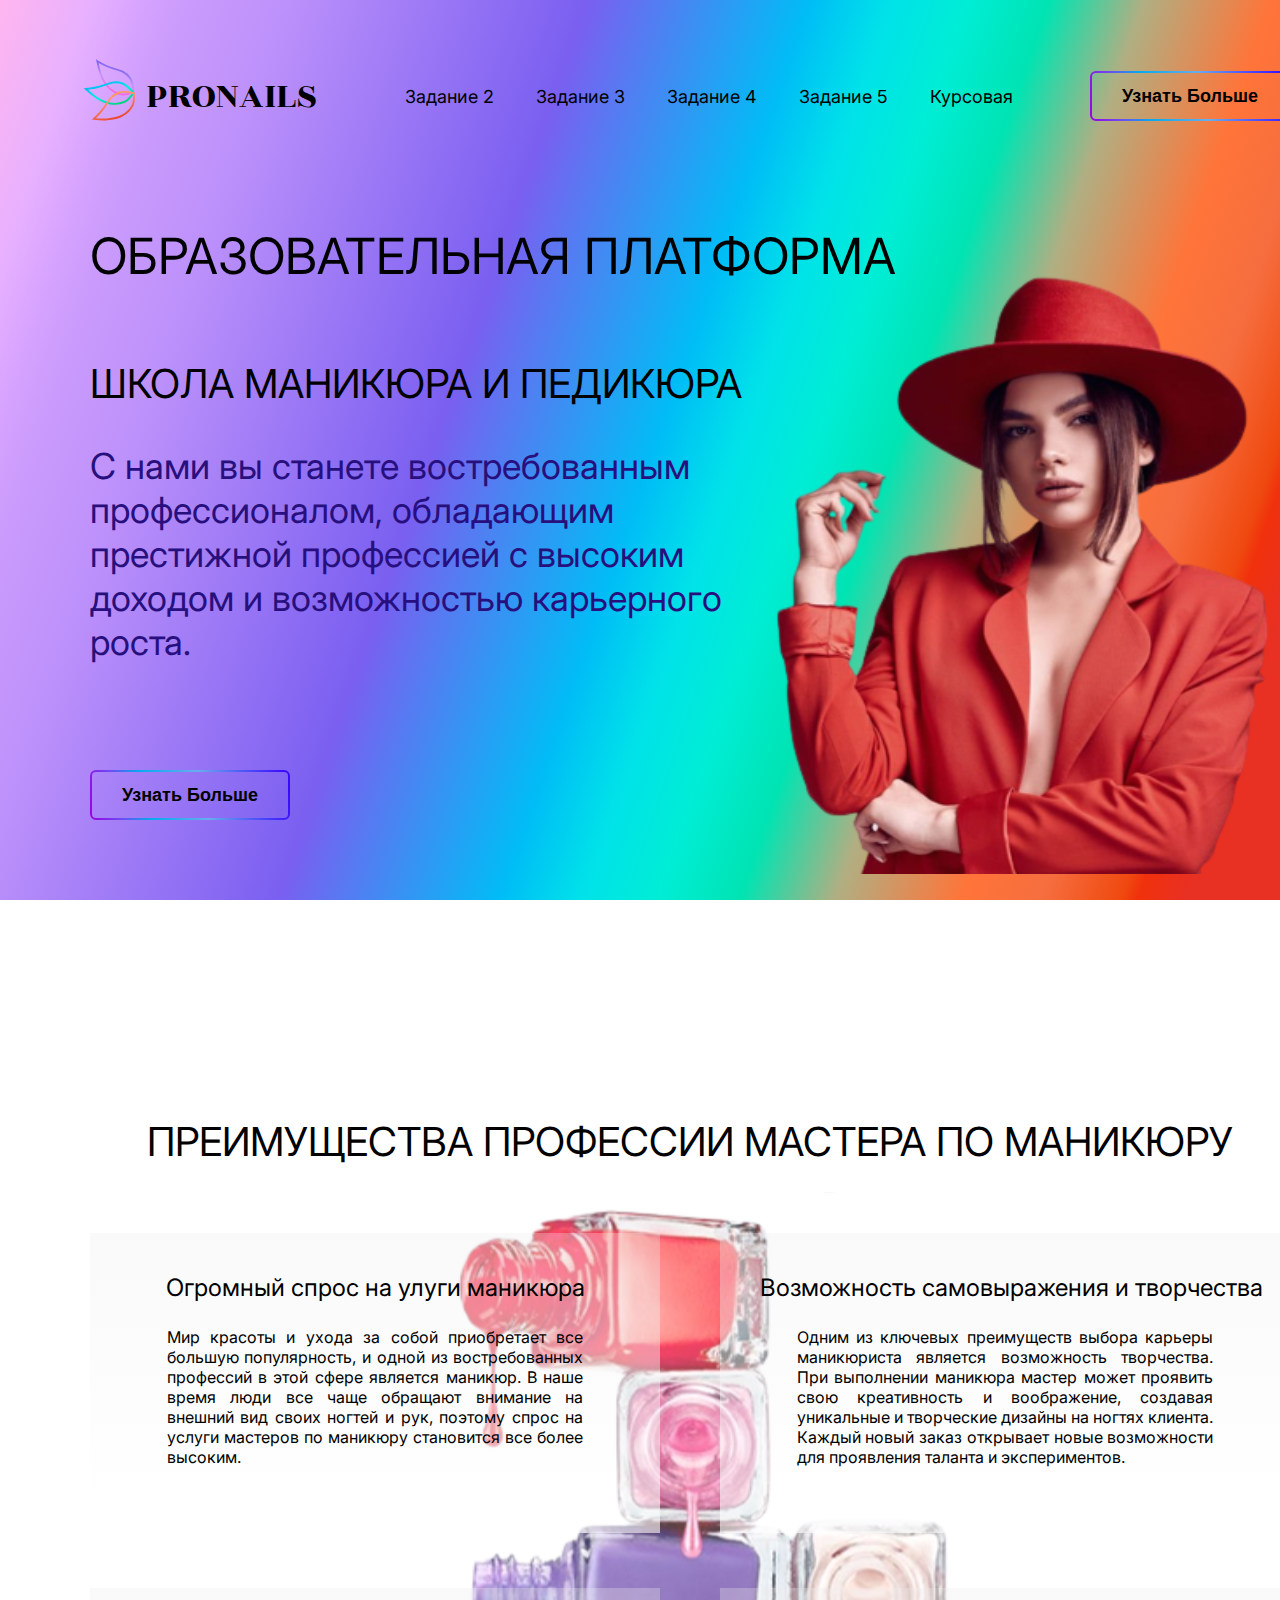
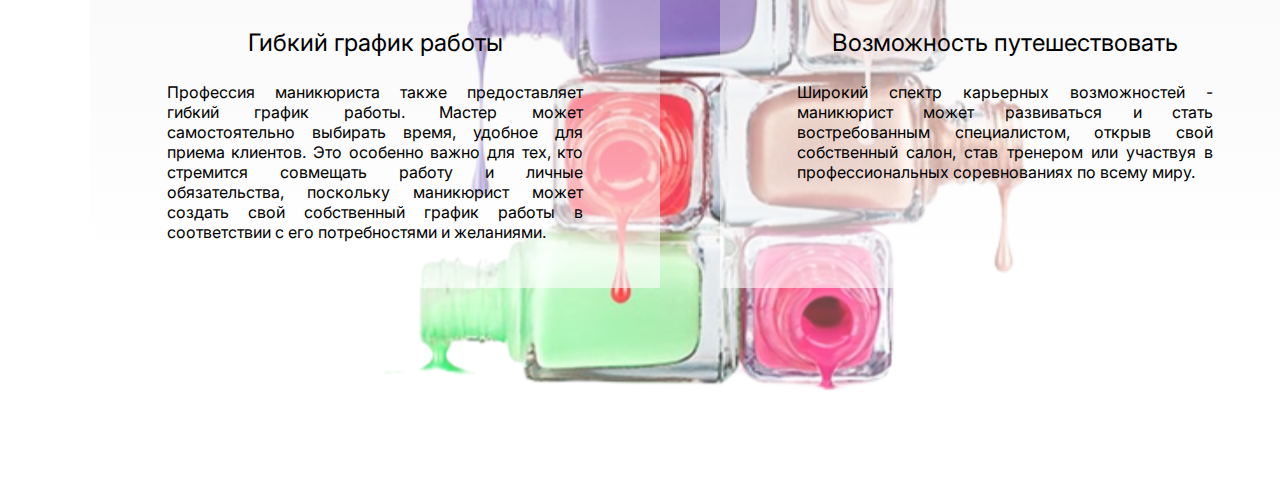
<file: index.html>
<!DOCTYPE html>
<html lang="en">
<head>
  <meta charset="UTF-8">
  <meta http-equiv="X-UA-Compatible" content="IE=edge">
  <meta name="viewport" content="width=device-width, initial-scale=1.0">
  <meta http-equiv="refresh" content="0;url=https://whorules.github.io/frontend-university/html/main.html"/>
  <title>Document</title>
</head>
<body>
</body>
</html>
</file>
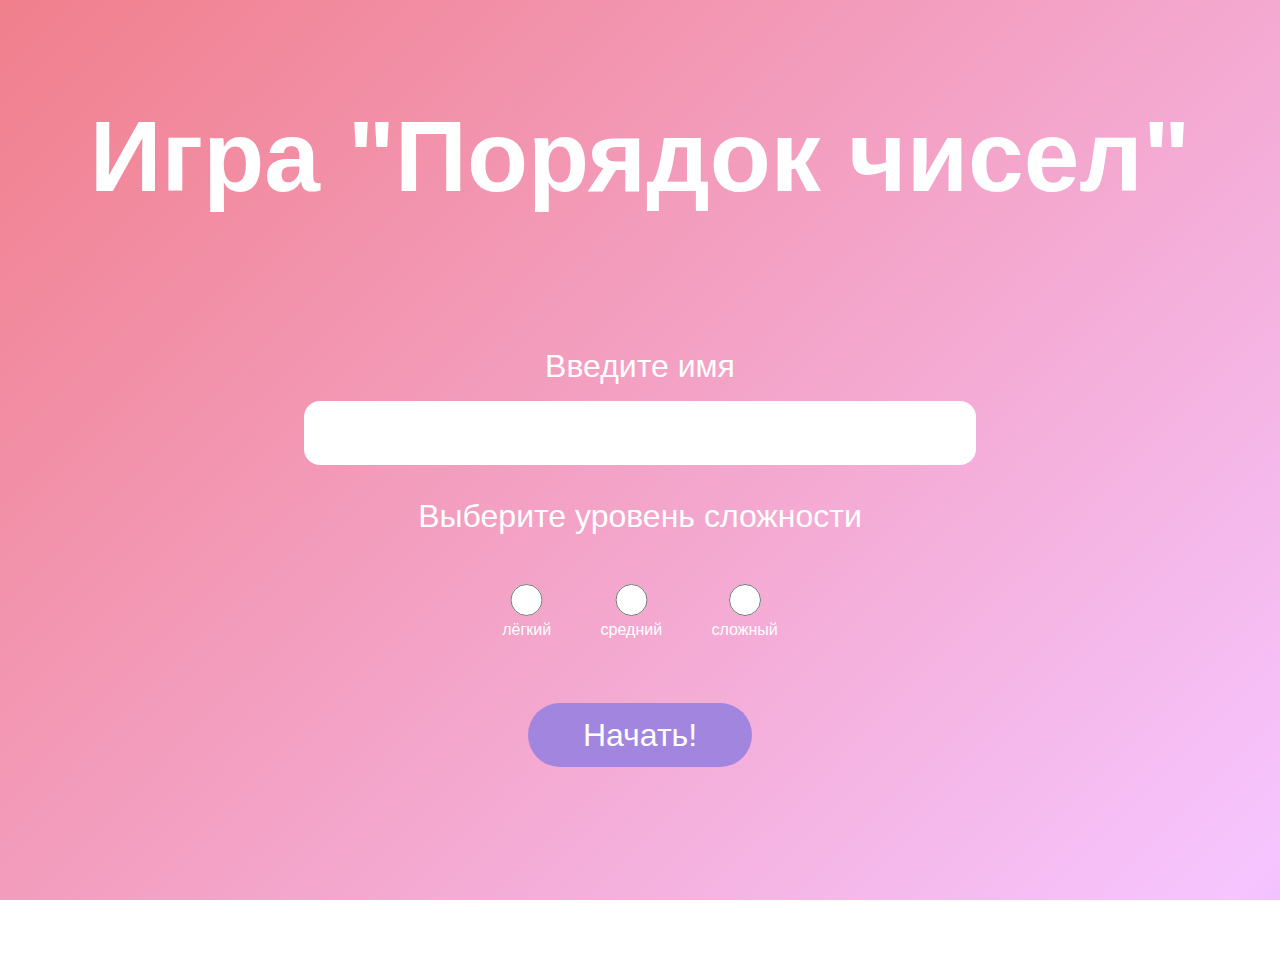
<file: html/course/index.html>
<!DOCTYPE html>
<html lang="ru">
<head>
    <title>Home - Order Numbers</title>
    <link rel="stylesheet" href="../../style/course.css">
    <meta name="viewport" content="width=device-width, initial-scale=1">
</head>
<body id="welcome">
<h1 class="title">Игра "Порядок чисел"</h1>
<form id="nameForm">
    <label class="subtitle" for="name">Введите имя</label>
    <input type="text" id="name" required>
    <p class="subtitle">Выберите уровень сложности</p>
    <div id="difficultyOptions">
        <div class="diff-option">
            <input type="radio" id="easy" name="difficulty" value="easy" required>
            <label for="easy">лёгкий</label>
        </div>
        <div class="diff-option">
            <input type="radio" id="medium" name="difficulty" value="medium">
            <label for="medium">средний</label>
        </div>
        <div class="diff-option">
            <input type="radio" id="hard" name="difficulty" value="hard">
            <label for="hard">сложный</label>
        </div>
    </div>
</form>
<button id="purple-btn">Начать!</button>
<script src="../../scripts/course/main.js" defer></script>
</body>
</html>
</file>
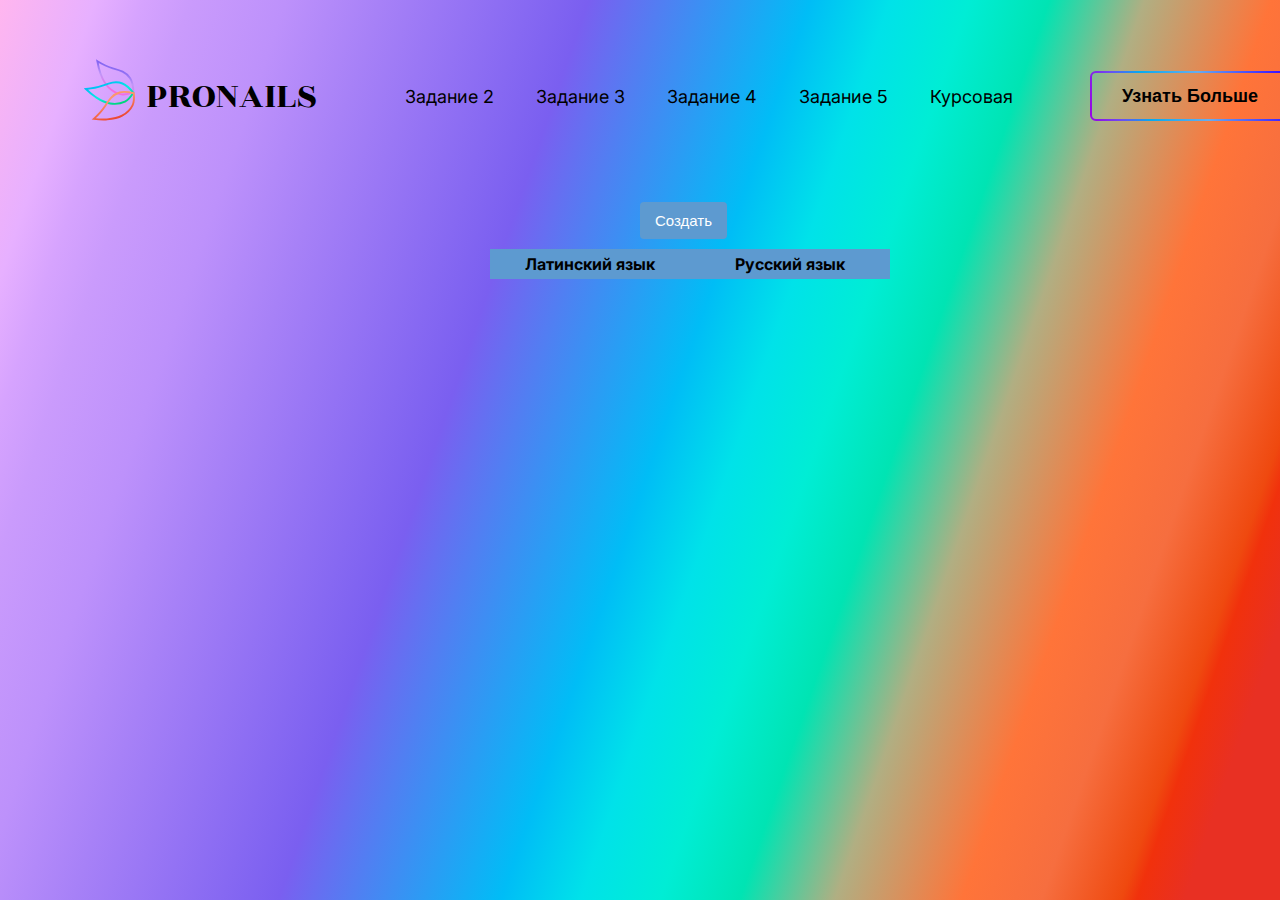
<file: html/dom.html>
<!DOCTYPE html>
<html lang="ru">
<head>
    <meta charset="UTF-8">
    <meta name="viewport" content="width=device-width, initial-scale=1.0">
    <link rel="preconnect" href="https://fonts.googleapis.com">
    <link rel="preconnect" href="https://fonts.gstatic.com" crossorigin>
    <link href="https://fonts.googleapis.com/css2?family=Inter:wght@100..900&family=Rozha+One&display=swap"
          rel="stylesheet">
    <link rel="stylesheet" href="../style/main.css">
    <link rel="stylesheet" href="../style/dom.css">
    <title>DOM</title>
</head>

<body>
<div id="content">
    <header>
        <a id="logo" href="main.html">
            <img src="../static/main/logo.svg" alt="Logo" class="logo">
            <h1 class="schoolName">PRONAILS</h1>
        </a>
        <nav id="main-menu">
            <a href="train.html" class="menu-button">Задание 2</a>
            <a href="flexbox.html" class="menu-button">Задание 3</a>
            <a href="dom.html" class="menu-button">Задание 4</a>
            <a href="tree.html" class="menu-button">Задание 5</a>
            <a href="course/index.html" class="menu-button">Курсовая</a>
        </nav>
        <div id="signup-container">
            <button type="button">Узнать больше</button>
        </div>
    </header>
    <main>
        <div class="main-body"></div>
    </main>

    <script src="../scripts/dom.js"></script>
</div>
</body>
</html>
</file>
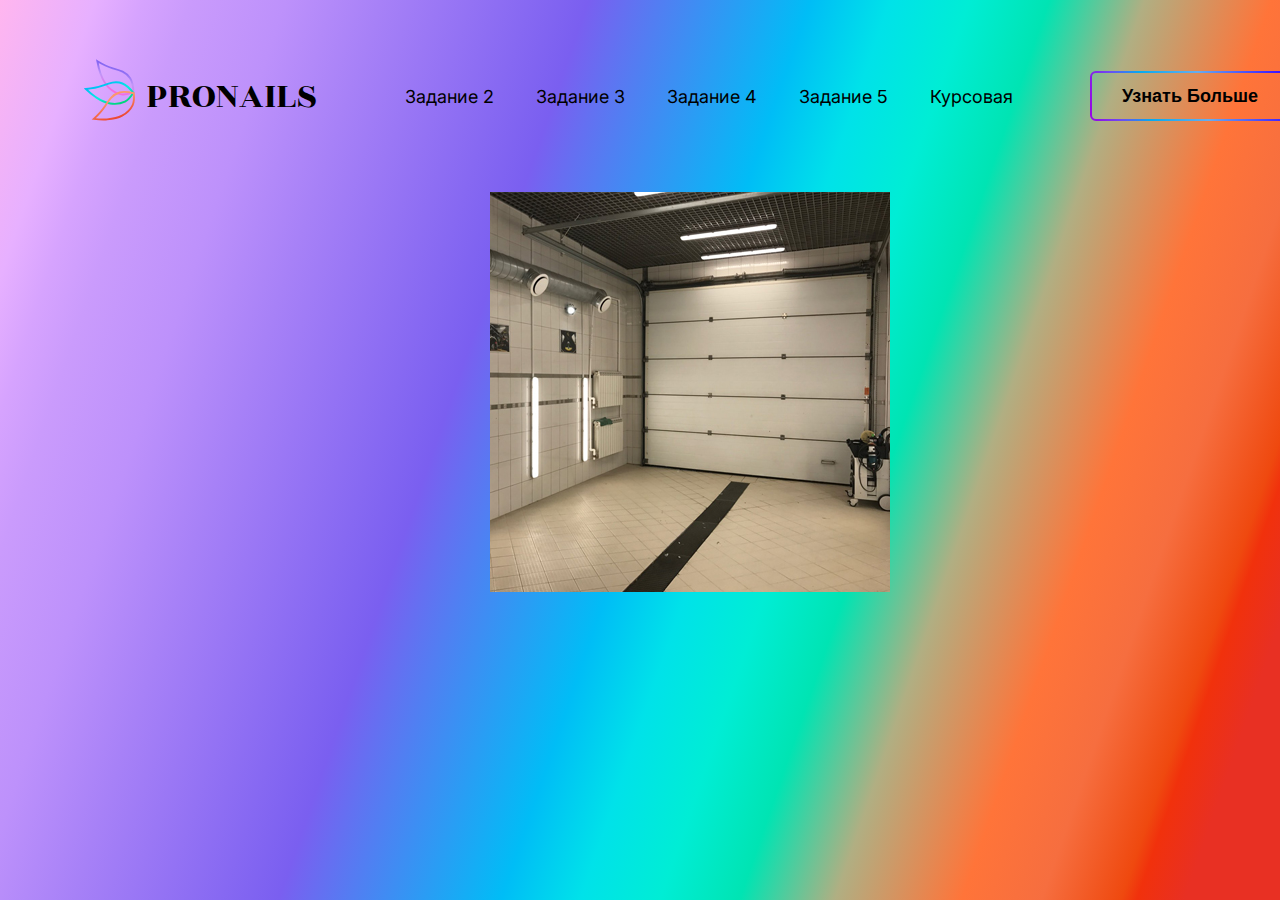
<file: html/flexbox.html>
<!doctype html>
<html lang="ru">
<head>
    <meta charset="UTF-8">
    <meta name="viewport" content="width=device-width, initial-scale=1.0">
    <link rel="preconnect" href="https://fonts.googleapis.com">
    <link rel="preconnect" href="https://fonts.gstatic.com" crossorigin>
    <link href="https://fonts.googleapis.com/css2?family=Inter:wght@100..900&family=Rozha+One&display=swap"
          rel="stylesheet">
    <link rel="stylesheet" href="../style/main.css">
    <link rel="stylesheet" href="../style/flexbox.css">
    <title>Train css</title>
</head>

<body>
<div id="content">
    <header>
        <a id="logo" href="main.html">
            <img src="../static/main/logo.svg" alt="Logo" class="logo">
            <h1 class="schoolName">PRONAILS</h1>
        </a>
        <nav id="main-menu">
            <a href="train.html" class="menu-button">Задание 2</a>
            <a href="flexbox.html" class="menu-button">Задание 3</a>
            <a href="dom.html" class="menu-button">Задание 4</a>
            <a href="tree.html" class="menu-button">Задание 5</a>
            <a href="course/index.html" class="menu-button">Курсовая</a>
        </nav>
        <div id="signup-container">
            <button type="button">Узнать больше</button>
        </div>
    </header>
    <main>
        <div class="main-block">
            <div class="image-container">
                <img class="carWashing" src="../static/flexbox/car-wash.jpg" alt="Car Wash Image">
                <img class="movingCar" src="../static/flexbox/auto.png" alt="Auto Image">
                <img class="flexingCar" src="../static/flexbox/auto-washing.png" alt="Auto Washing">
            </div>
            <div class="mouseOnText">Автомойка "Чистюля"</div>
            <div class="onClickText">Самая быстрая мойка</div>
        </div>
    </main>
</div>

</body>
</file>
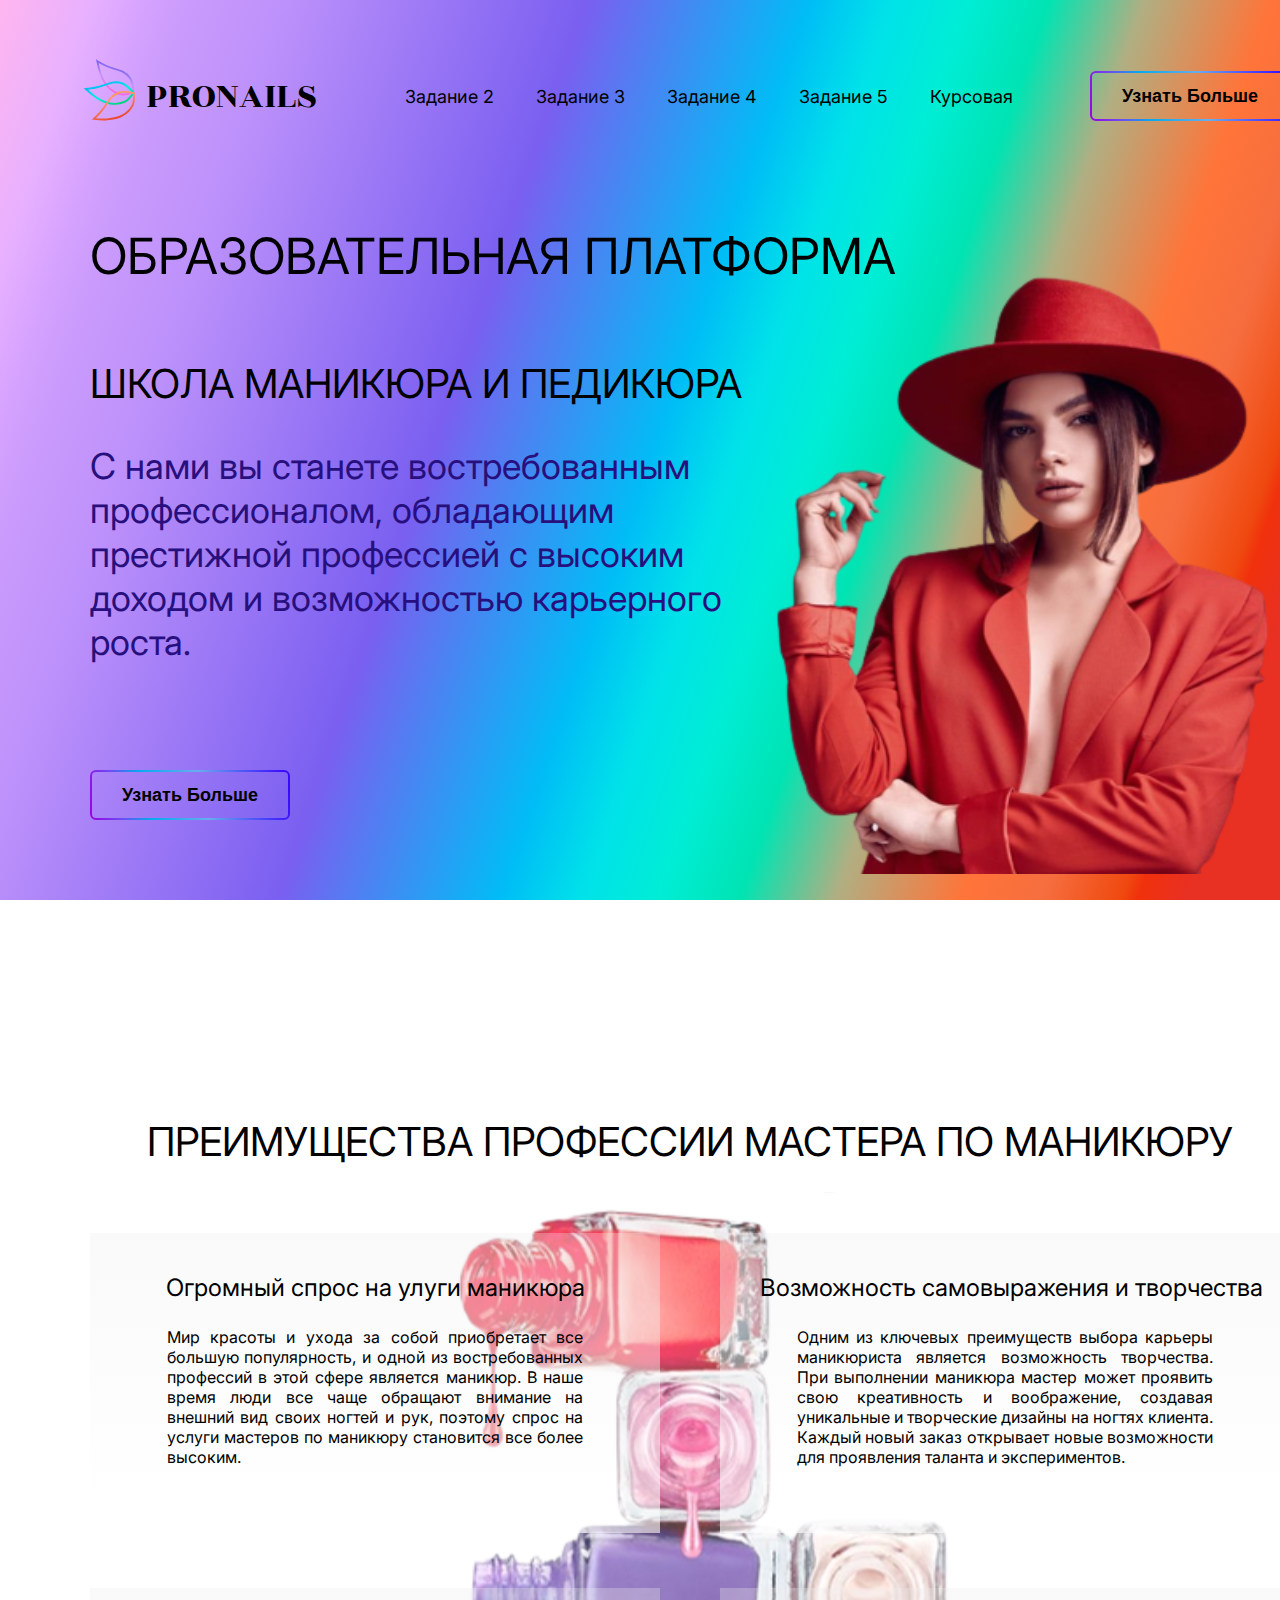
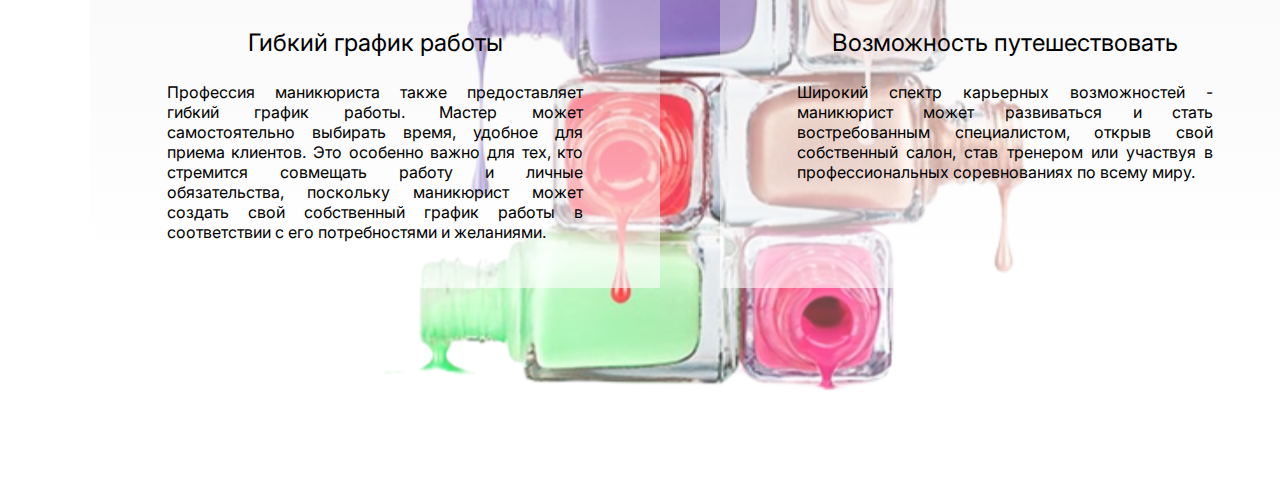
<file: html/main.html>
<!DOCTYPE html>
<html lang="ru">
<head>
    <meta charset="UTF-8">
    <meta name="viewport" content="width=device-width, initial-scale=1.0">
    <link rel="preconnect" href="https://fonts.googleapis.com">
    <link rel="preconnect" href="https://fonts.gstatic.com" crossorigin>
    <link href="https://fonts.googleapis.com/css2?family=Inter:wght@100..900&family=Rozha+One&display=swap"
          rel="stylesheet">
    <link rel="stylesheet" href="../style/main.css">
    <title>Pro Nails</title>
</head>

<body>
<div id="content">
    <header>
        <a id="logo" href="main.html">
            <img src="../static/main/logo.svg" alt="Logo" class="logo">
            <h1 class="schoolName">PRONAILS</h1>
        </a>
        <nav id="main-menu">
            <a href="train.html" class="menu-button">Задание 2</a>
            <a href="flexbox.html" class="menu-button">Задание 3</a>
            <a href="dom.html" class="menu-button">Задание 4</a>
            <a href="tree.html" class="menu-button">Задание 5</a>
            <a href="course/index.html" class="menu-button">Курсовая</a>
        </nav>
        <div id="signup-container">
            <button type="button">Узнать больше</button>
        </div>
    </header>
    <main>
        <h1 class="title">ОБРАЗОВАТЕЛЬНАЯ ПЛАТФОРМА</h1>
        <div class="top-content">
            <h2 class="subtitle">Школа маникюра и педикюра</h2>
            <p class="mainText">С нами вы станете востребованным профессионалом, обладающим престижной профессией с
                высоким доходом и возможностью карьерного роста.
            </p>
            <img class="woman" src="../static/main/woman.svg" alt="Woman"/>
            <div class="learn-more-container">
                <a class="learn-more" href="main.html">Узнать больше</a>
            </div>
        </div>
        <div id="advantages">
            <h1 class="advantages-title">Преимущества профессии мастера по маникюру</h1>
            <div class="advantages-content">
                <div class="section">
                    <h3>Огромный спрос на улуги маникюра</h3>
                    <p>Мир красоты и ухода за собой приобретает все большую популярность, и одной из востребованных
                        профессий в этой сфере является маникюр. В наше время люди все чаще обращают внимание на внешний
                        вид своих ногтей и рук, поэтому спрос на услуги мастеров по маникюру становится все более
                        высоким.
                    </p>
                </div>
                <div class="section">
                    <h3>Возможность самовыражения и творчества</h3>
                    <p>Одним из ключевых преимуществ выбора карьеры маникюриста является возможность творчества. При
                        выполнении маникюра мастер может проявить свою креативность и воображение, создавая уникальные и
                        творческие дизайны на ногтях клиента. Каждый новый заказ открывает новые возможности для
                        проявления таланта и экспериментов.
                    </p>
                </div>
                <div class="section">
                    <h3>Гибкий график работы</h3>
                    <p>Профессия маникюриста также предоставляет гибкий график работы. Мастер может самостоятельно
                        выбирать время, удобное для приема клиентов. Это особенно важно для тех, кто стремится совмещать
                        работу и личные обязательства, поскольку маникюрист может создать свой собственный график работы
                        в соответствии с его потребностями и желаниями.
                    </p>
                </div>
                <div class="section">
                    <h3>Возможность путешествовать</h3>
                    <p>
                        Широкий спектр карьерных возможностей - маникюрист может развиваться и стать востребованным
                        специалистом, открыв свой собственный салон, став тренером или участвуя в профессиональных
                        соревнованиях по всему миру.
                    </p>
                </div>
            </div>
        </div>
    </main>

</div>

</body>
</html>
</file>
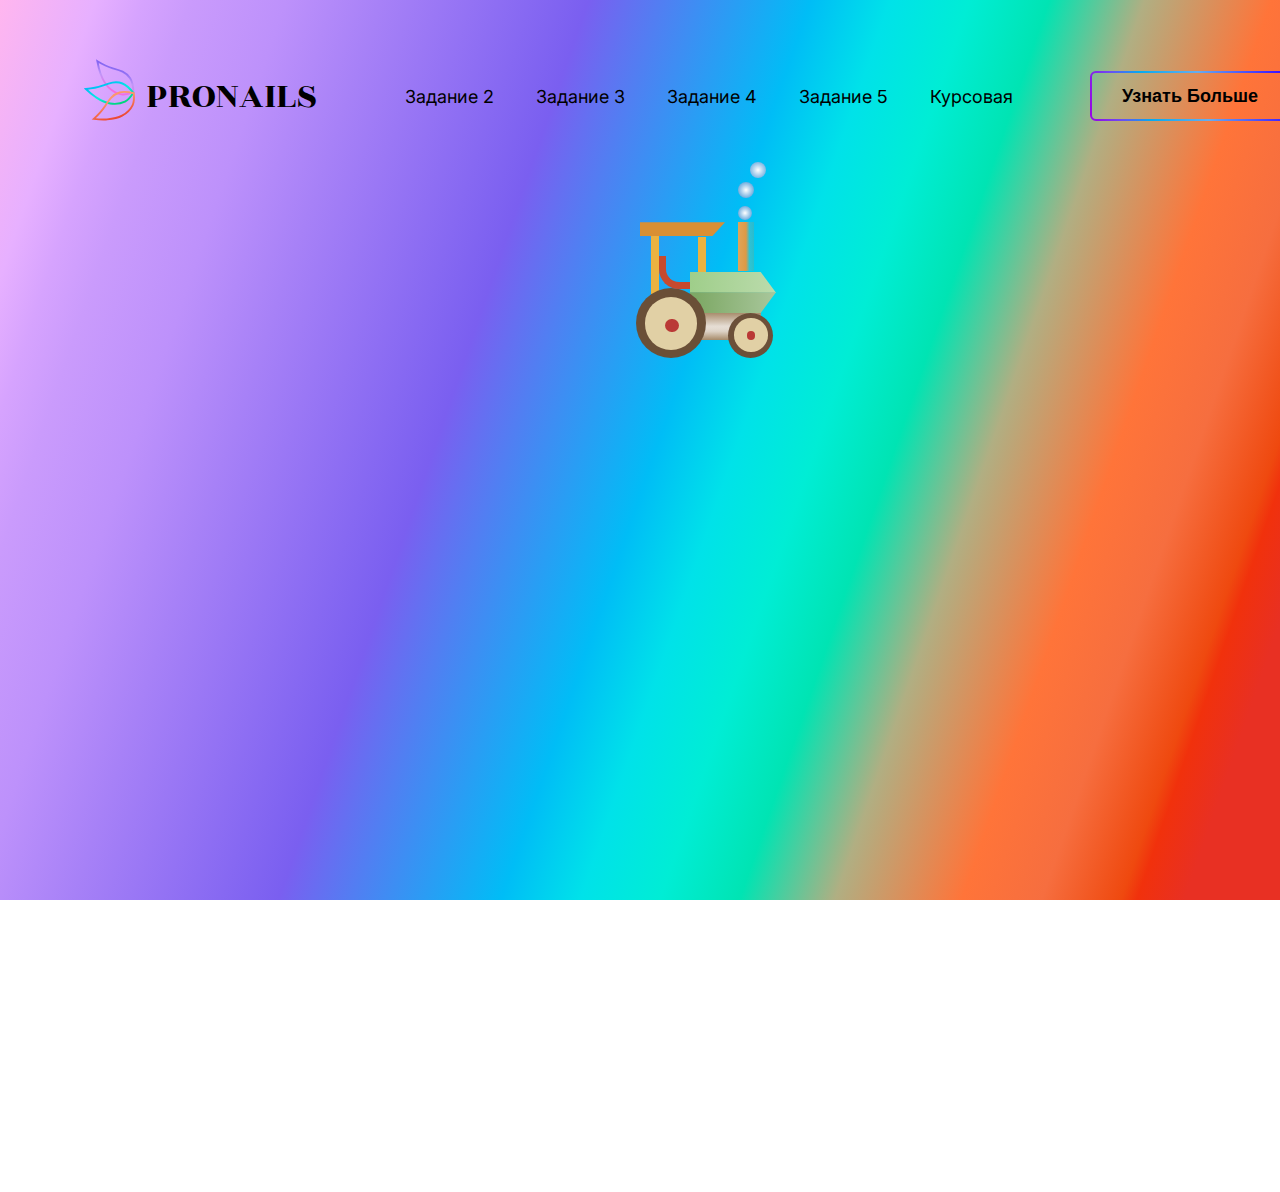
<file: html/train.html>
<!DOCTYPE html>
<html lang="ru">

<head>
    <meta charset="UTF-8">
    <meta name="viewport" content="width=device-width, initial-scale=1.0">
    <link rel="preconnect" href="https://fonts.googleapis.com">
    <link rel="preconnect" href="https://fonts.gstatic.com" crossorigin>
    <link href="https://fonts.googleapis.com/css2?family=Inter:wght@100..900&family=Rozha+One&display=swap"
          rel="stylesheet">
    <link rel="stylesheet" href="../style/main.css">
    <link rel="stylesheet" href="../style/train.css">
    <title>Train css</title>
</head>
<body>
<div id="content">
    <header>
        <a id="logo" href="main.html">
            <img src="../static/main/logo.svg" alt="Logo" class="logo">
            <h1 class="schoolName">PRONAILS</h1>
        </a>
        <nav id="main-menu">
            <a href="train.html" class="menu-button">Задание 2</a>
            <a href="flexbox.html" class="menu-button">Задание 3</a>
            <a href="dom.html" class="menu-button">Задание 4</a>
            <a href="tree.html" class="menu-button">Задание 5</a>
            <a href="course/index.html" class="menu-button">Курсовая</a>
        </nav>
        <div id="signup-container">
            <button type="button">Узнать больше</button>
        </div>
    </header>
    <main>
        <div class="main-frame">
            <div class="train-frame">
                <div class="body1"></div>
                <div class="body2"></div>
                <div class="rectangle1"></div>
                <div class="rectangle2"></div>
                <div class="bigWheel">
                    <div class="bigWheelInternal">
                        <div class="bigWheelCenter"></div>
                    </div>
                </div>
                <div class="smallWheel">
                    <div class="smallWheelInternal">
                        <div class="smallWheelCenter"></div>
                    </div>
                </div>
                <div class="rectangle3"></div>
                <div class="roof"></div>
                <div class="pipe"></div>
                <div class="elipse1"></div>
                <div class="elipse2"></div>
                <div class="elipse3"></div>
                <div class="sit"></div>
            </div>
        </div>
    </main>
</div>
</body>
</html>
</file>
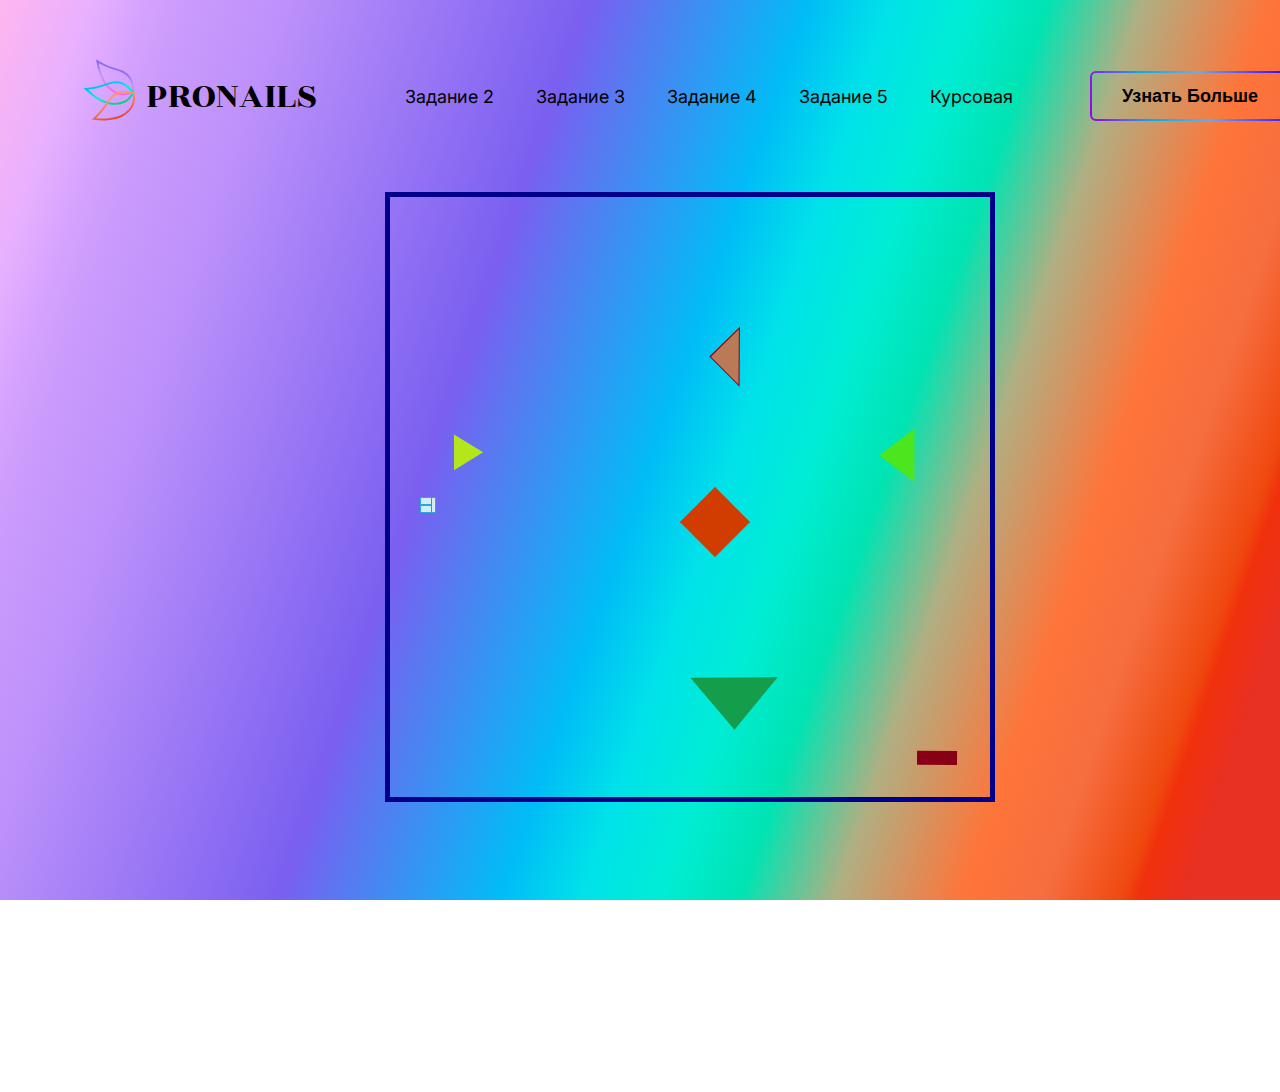
<file: html/tree.html>
<!DOCTYPE html>
<html lang="en">
<head>
    <meta charset="UTF-8">
    <meta name="viewport" content="width=device-width, initial-scale=1.0">
    <link rel="preconnect" href="https://fonts.googleapis.com">
    <link rel="preconnect" href="https://fonts.gstatic.com" crossorigin>
    <link href="https://fonts.googleapis.com/css2?family=Inter:wght@100..900&family=Rozha+One&display=swap"
          rel="stylesheet">
    <link rel="stylesheet" href="../style/main.css">
    <link rel="stylesheet" href="../style/tree.css">
    <title>Tree</title>
</head>
<body>
<div id="content">
    <header>
        <a id="logo" href="main.html">
            <img src="../static/main/logo.svg" alt="Logo" class="logo">
            <h1 class="schoolName">PRONAILS</h1>
        </a>
        <nav id="main-menu">
            <a href="train.html" class="menu-button">Задание 2</a>
            <a href="flexbox.html" class="menu-button">Задание 3</a>
            <a href="dom.html" class="menu-button">Задание 4</a>
            <a href="tree.html" class="menu-button">Задание 5</a>
            <a href="course/index.html" class="menu-button">Курсовая</a>
        </nav>
        <div id="signup-container">
            <button type="button">Узнать больше</button>
        </div>
    </header>
    <main>
        <div id="main-area">
            <div id="draggable-main">
                <img id="draggable-house-body" class="example-draggable" draggable="true"
                     src="../static/house-and-tree/svg/house-body.svg" alt="Body">
                <img id="draggable-roof" class="example-draggable" draggable="true"
                     src="../static/house-and-tree/svg/roof.svg" alt="Roof">
                <img id="draggable-window" class="example-draggable" draggable="true"
                     src="../static/house-and-tree/svg/window.svg" alt="Window">
                <img id="draggable-tree-trunk" class="example-draggable" draggable="true"
                     src="../static/house-and-tree/svg/tree-trunk.svg" alt="Trunk">
                <img id="draggable-big-tree" class="example-draggable" draggable="true"
                     src="../static/house-and-tree/svg/big-tree.svg" alt="Big tree">
                <img id="draggable-medium-tree" class="example-draggable" draggable="true"
                     src="../static/house-and-tree/svg/medium-tree.svg" alt="Medium tree">
                <img id="draggable-small-tree" class="example-draggable" draggable="true"
                     src="../static/house-and-tree/svg/small-tree.svg" alt="Small tree">
            </div>
        </div>
        <script src="../scripts/tree.js"></script>
    </main>
</div>
</body>
</html>
</file>
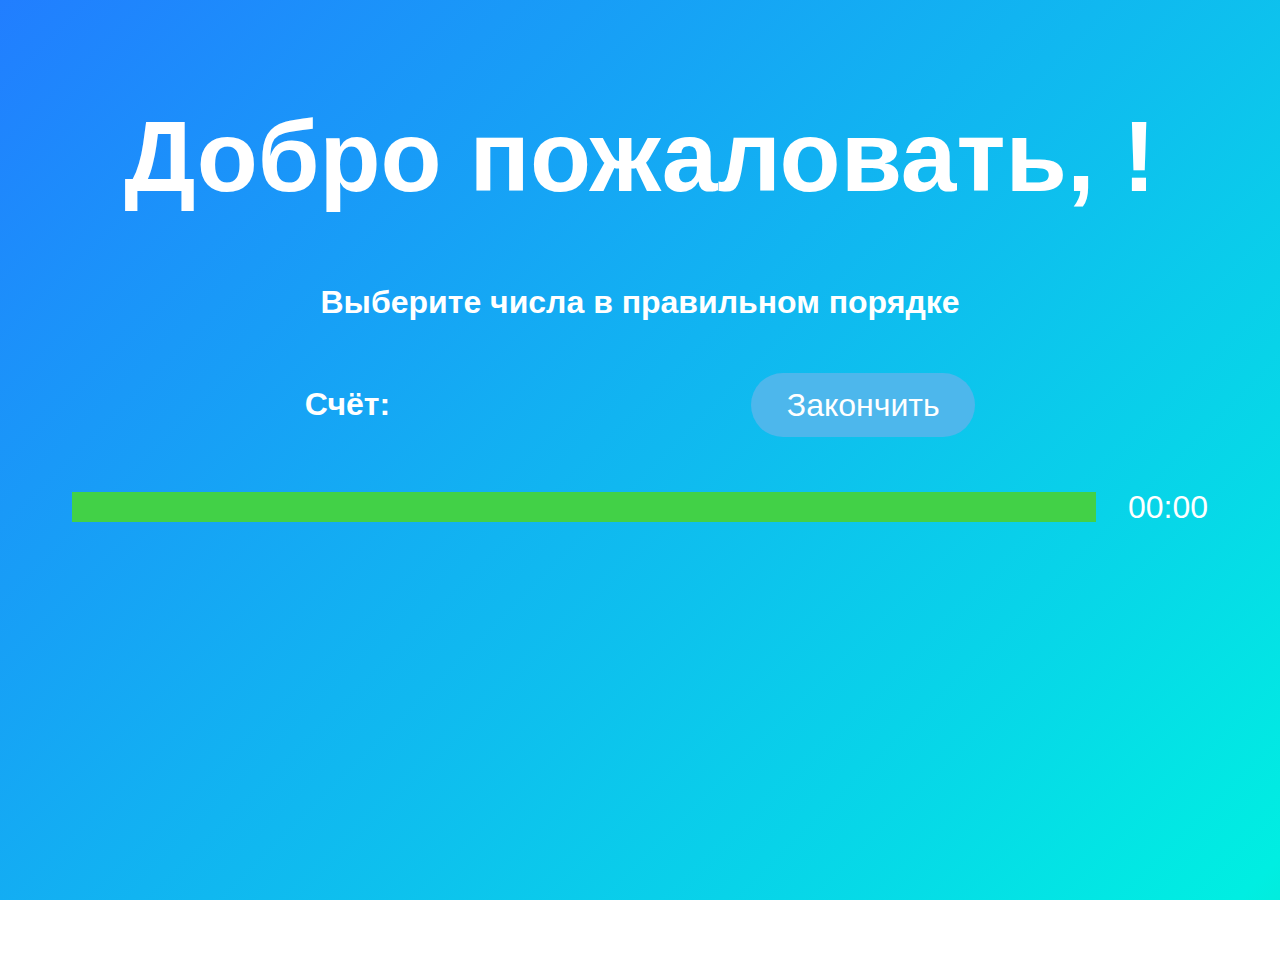
<file: html/course/game.html>
<!DOCTYPE html>
<html lang="ru">
<head>
    <meta charset="UTF-8"/>
    <meta http-equiv="X-UA-Compatible" content="IE=edge"/>
    <meta name="viewport" content="width=device-width, initial-scale=1.0"/>
    <title>Играть - порядок чисел</title>
    <link rel="stylesheet" href="../../style/course.css"/>
</head>
<body id="game-screen">
<div id="mainGame">
    <header id="gameHeader">
        <h1 class="title">Добро пожаловать, <span id="displayName"></span>!</h1>
        <h2 class="subtitle" id="instructions">Выберите числа в правильном порядке</h2>
        <p class="subtitle" id="operation"></p>
        <div id="score-end">
            <h3>Счёт: <span id="displayScore"></span></h3>
            <button id="btn-endGame">Закончить</button>
        </div>
    </header>
    <div id="timerSection">
        <div id="timer-bar">
            <div id="progress-bar"></div>
        </div>
        <p id="timer">00:00</p>
    </div>
    <div id="gameSection">
        <div id="itemContainer"></div>
    </div>
</div>
<audio id="backgroundMusic" loop>
    <source src="../../static/sounds/background_music.mp3" type="audio/mp3">
    Ваш браузер не поддерживает аудио.
</audio>
<audio id="correctSound">
    <source src="../../static/sounds/correct.wav" type="audio/mp3">
    Ваш браузер не поддерживает аудио.
</audio>
<audio id="wrongSound">
    <source src="../../static/sounds/wrong.mp3" type="audio/mp3">
    Ваш браузер не поддерживает аудио.
</audio>
<script src="../../scripts/course/game.js" defer></script>
</body>
</html>
</file>
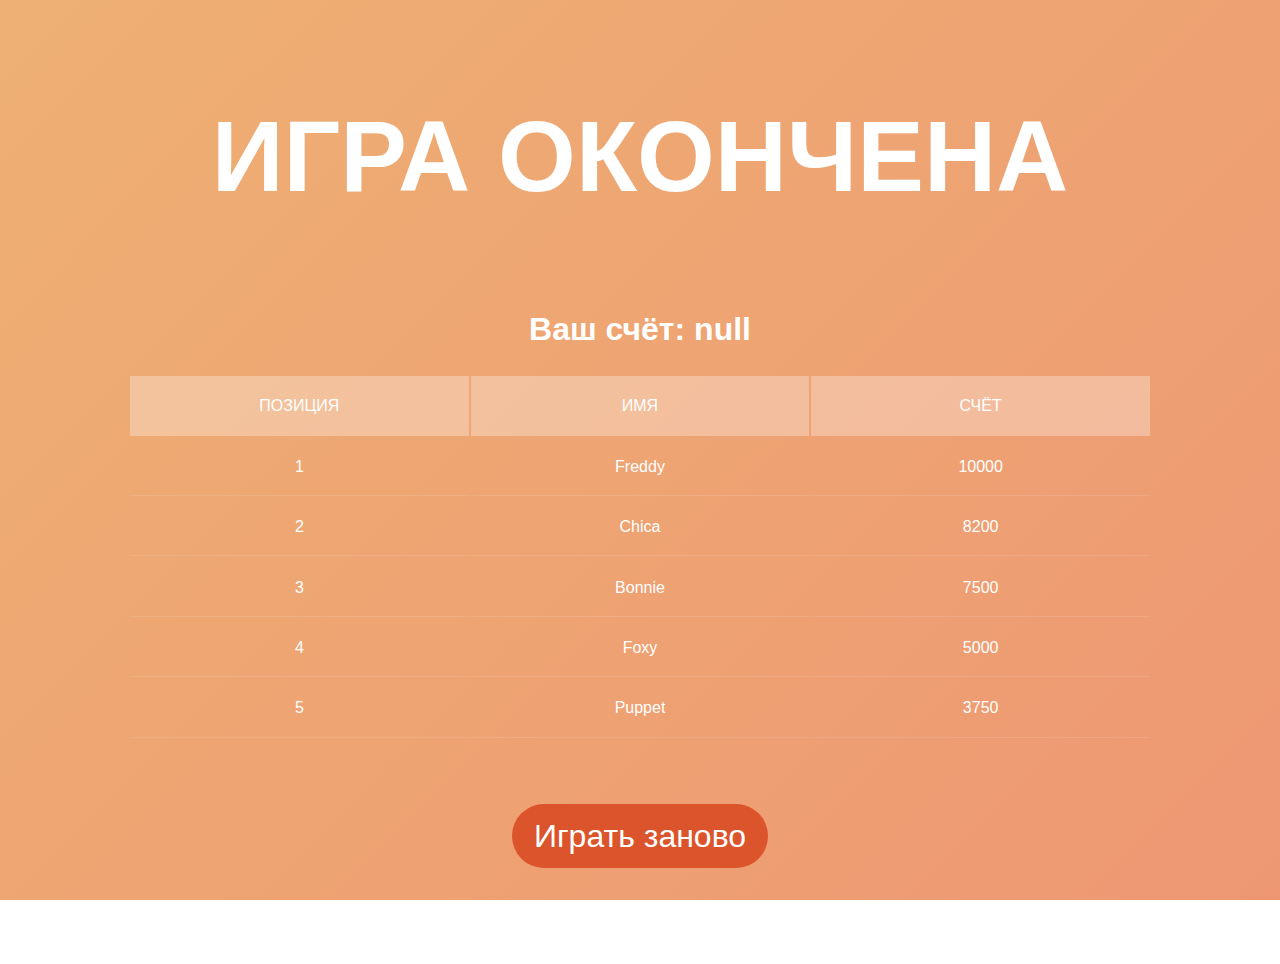
<file: html/course/leaderBoard.html>
<!DOCTYPE html>
<html lang="ru">
<head>
    <meta charset="UTF-8">
    <meta http-equiv="X-UA-Compatible" content="IE=edge">
    <meta name="viewport" content="width=device-width, initial-scale=1.0">
    <link rel="stylesheet" href="../../style/course.css">
    <title>Таблица результатов</title>
</head>
<body id="gameOver-screen">
<h1 class="title">ИГРА ОКОНЧЕНА</h1>
<h2 class="subtitle">Ваш счёт: <span id="displayScore"></span></h2>
<div id="leaderboardContainer">
    <table>
        <thead id="tbl-header">
        <tr>
            <th>Позиция</th>
            <th>Имя</th>
            <th>Счёт</th>
        </tr>
        </thead>
        <tbody id="leaderboard">
        <!-- Scores will be dynamically added here -->
        </tbody>
    </table>
</div>
<button id="btn-playAgain">Играть заново</button>
<script src="../../scripts/course/leaderboard.js" defer></script>
</body>
</html>
</file>
<file: style/course.css>
html {
  line-height: 1.2;
  -webkit-text-size-adjust: 100%;
  height: 100%;
}

html,
* {
  font-family: -apple-system, BlinkMacSystemFont, "Segoe UI", Roboto, Ubuntu,
    "Helvetica Neue", Helvetica, sans-serif;
}

body {
  margin: 0;
}

h1 {
  font-size: 2em;
  margin: 0.67em 0;
}

h2 {
  color: white;
  font-size: 3rem;
}

h3 {
  color: white;
  font-size: 2rem;
}

hr {
  box-sizing: content-box;
  height: 0;
  overflow: visible;
}

pre {
  font-family: monospace, monospace;
  font-size: 1em;
}

b,
strong {
  font-weight: bolder;
}

code,
kbd,
samp {
  font-family: monospace, monospace;
  font-size: 1em;
}

small {
  font-size: 80%;
}

sub,
sup {
  font-size: 75%;
  line-height: 0;
  position: relative;
  vertical-align: baseline;
}

sub {
  bottom: -0.25em;
}

sup {
  top: -0.5em;
}

button,
input,
optgroup,
select,
textarea {
  font-family: inherit;
  font-size: 100%;
  line-height: 1;
  margin: 0;
}

button,
select {
  text-transform: none;
}

button,
[type="button"],
[type="reset"],
[type="submit"] {
  -webkit-appearance: button;
}

button::-moz-focus-inner,
[type="button"]::-moz-focus-inner,
[type="reset"]::-moz-focus-inner,
[type="submit"]::-moz-focus-inner {
  border-style: none;
  padding: 0;
}

button:-moz-focusring,
[type="button"]:-moz-focusring,
[type="reset"]:-moz-focusring,
[type="submit"]:-moz-focusring {
  outline: 1px dotted ButtonText;
}

fieldset {
  padding: 0.35em 0.75em 0.625em;
}

legend {
  padding: 0;
}

progress {
  vertical-align: baseline;
}

[type="number"]::-webkit-inner-spin-button,
[type="number"]::-webkit-outer-spin-button {
  height: auto;
}

[type="search"] {
  -webkit-appearance: textfield;
  outline-offset: -2px;
}

[type="search"]::-webkit-search-decoration {
  -webkit-appearance: none;
}

::-webkit-file-upload-button {
  -webkit-appearance: button;
  font: inherit;
}

[hidden] {
  display: none;
}

/* Welcome page */
#welcome {
  background-attachment: fixed;
  display: flex;
  flex-direction: column;
  align-items: center;
  padding-bottom: 4rem;
  width: 100%;
  height: 100vh;
  background-size: 200% 200%;
  background-image: linear-gradient(
    -45deg,
    rgb(92, 64, 234) 0%,
    rgb(120, 98, 232) 25%,
    rgb(246, 197, 255) 51%,
    rgb(241, 127, 140) 100%
  );
  -webkit-animation: AnimateBG 20s ease infinite;
  animation: AnimateBG 20s ease infinite;
}

.title {
  font-size: 100px;
  color: white;
  text-align: center;
  margin-top: 6rem;
}

#nameForm {
  display: flex;
  flex-direction: column;
  width: 50%;
  align-items: center;
  color: white;
  margin-top: 4rem;
}

input {
  border: none;
  border-radius: 1rem;
  height: 2rem;
  margin-top: 1rem;
  width: 100%;
  padding: 1rem;
}

.subtitle {
  font-size: 2rem;
  color: white;
}

#difficultyOptions {
  display: flex;
  align-items: center;
  gap: 2rem;
  text-align: center;
  margin-bottom: 4rem;
}

#purple-btn{
  display: flex;
  justify-content: center;
  background-color: #a285df;
}

#purple-btn:hover{
  background-color: #855ed9;
}

/* main game styles */

#game-screen {
  background-attachment: fixed;
  padding-bottom: 4rem;
  width: 100%;
  height: 100vh;
  background-size: 200% 200%;
  background-image: linear-gradient(
    -45deg,
    rgb(156, 255, 143) 0%,
    rgb(32, 204, 112) 25%,
    rgb(0, 238, 226) 51%,
    #217eff 100%
  );
  -webkit-animation: AnimateBG 20s ease infinite;
  animation: AnimateBG 20s ease infinite;
}

#mainGame {
  display: flex;
  flex-direction: column;
  text-align: center;
  width: 100%;
  align-items: center;
}

#timerSection {
  width: 100%;
  display: flex;
  align-items: center;
  gap: 2rem;
  justify-content: center;
}

#timer-bar {
  width: 80%;
  height: 30px;
  background-color: #ddd;
  position: relative;
}

#timer {
  font-size: 2rem;
  color: white;
}

#progress-bar {
  height: 100%;
  background-color: #42d147;
}

#itemContainer {
  display: flex;
  gap: 10px;
  width: 100%;
  justify-content: space-around;
  flex-wrap: wrap;
  margin-top: 6rem;
}

.item {
  height: 100px;
  width: 100px;
  color: azure;
  background-color: rgb(77, 183, 236);
  font-size: 50px;
  text-align: center;
  vertical-align: middle;
  line-height: 100px;
  border-radius: 1rem;
}

.item:hover {
  background-color: rgb(50, 137, 200);
}

.completed {
  background-color: #0e8ec5;
}

.completed:hover {
  background-color: #0e8ec5;
}
.wrong {
  animation-name: wrong;
  animation-duration: 0.2s;
  animation-iteration-count: 1;
}

.item.selected {
  border-style: solid;
  border-color: aquamarine;
  border-width: 4px;
}

#score-end {
  display: flex;
  justify-content: space-around;
  align-items: center;
  flex-wrap: wrap;
}

/* game over screen */

#gameOver-screen {
  background-attachment: fixed;
  flex-direction: column;
  display: flex;
  align-items: center;
  padding-bottom: 4rem;
  width: 100%;
  height: 100vh;
  background-size: 200% 200%;
  background-image: linear-gradient(
    -45deg,
    rgb(210, 54, 54) 0%,
    rgb(221, 89, 41) 25%,
    rgb(238, 152, 115) 51%,
    rgb(238, 176, 115) 100%
  );
  -webkit-animation: AnimateBG 20s ease infinite;
  animation: AnimateBG 20s ease infinite;
}

#leaderboardContainer {
  width: 80%;
  text-align: center;
}

table {
  width: 100%;
  table-layout: fixed;
  margin-bottom: 4rem;
}
#tbl-header {
  background-color: rgba(255, 255, 255, 0.3);
}

#leaderboard {
  height: 300px;
  overflow-x: auto;
  margin-top: 0;
  border: 1px solid rgba(255, 255, 255, 0.3);
}

th {
  padding: 20px 15px;
  text-align: center;
  font-weight: 500;
  font-size: 1rem;
  color: #fff;
  text-transform: uppercase;
}
td {
  padding: 15px;
  text-align: center;
  vertical-align: middle;
  font-weight: 300;
  font-size: 1rem;
  color: #fff;
  border-bottom: solid 1px rgba(255, 255, 255, 0.1);
}

button {
  width: 14rem;
  color: white;
  background-color: rgb(77, 183, 236);
  border: none;
  border-radius: 2rem;
  font-size: 2rem;
  height: 4rem;
  padding: 1rem;
}

button:hover {
  background-color: rgb(50, 137, 200);
}

#btn-playAgain {
  width: 16rem;
  color: white;
  background-color: rgb(219, 84, 43);
  border: none;
  border-radius: 2rem;
  font-size: 2rem;
  height: 4rem;
}

#btn-playAgain:hover {
  background-color: rgb(228, 121, 88);
}

@keyframes wrong {
  from {
    background-color: rgb(60, 136, 139);
  }
  to {
    background-color: rgb(255, 102, 168);
  }
}

@-webkit-keyframes AnimateBG {
  0% {
    background-position: 0 50%;
  }
  50% {
    background-position: 100% 50%;
  }
  100% {
    background-position: 0 50%;
  }
}

@keyframes AnimateBG {
  0% {
    background-position: 0 50%;
  }
  50% {
    background-position: 100% 50%;
  }
  100% {
    background-position: 0 50%;
  }
}
</file>
<file: style/main.css>
.schoolName {
    color: black;
    font-size: 48px;
    font-family: Rozha One, serif;
    font-weight: 400;
    text-decoration: none;
}

.title {
    color: black;
    background-color: transparent;
    border: none;
    font-size: 50px;
    font-weight: 400;
    word-wrap: break-word
}

.subtitle {
    color: black;
    background-color: transparent;
    border: none;
    padding-top: 40px;
    font-size: 40px;
    font-weight: 400;
    text-transform: uppercase;
    word-wrap: break-word
}

.mainText {
    color: #280F7E;
    font-size: 36px;
    width: 700px;
    font-weight: 400;
    word-wrap: break-word
}

#signup-container {
    display: flex;
    align-items: center;
}

#signup-container button {
    width: 200px;
    height: 50px;
    border: none;
    color: black;
    cursor: pointer;
    font-size: 18px;
    font-family: Arial, serif;
    font-weight: 700;
    text-transform: capitalize;
    word-wrap: break-word;
    background: transparent url("../static/main/sign-up-button.svg");
}

body {
    background-size: cover;
    background: linear-gradient(109deg, #FFB6EF 0%, #E7B0FF 6%, #D6A3FE 9%, #CA9BFC 12%, #BD91FB 18%, #A781F7 24%, #7A5FF0 37%, #00BDF6 51%, #00E2E9 56%, #00EDD5 61%, #00E4B3 66%, rgba(175.39, 173.71, 128.89, 0.99) 72%, #FF7439 80%, #F66E3F 85%, #EF490F 90%, #F1310C 91%, #E83023 94%) no-repeat fixed;
    width: 100%;
    font-family: Inter, serif;
    height: 100%;
    margin: 0;
}

main {
    padding-top: 30px;
}

header {
    display: flex;
    justify-content: space-between;
    padding-top: 30px;
}

a {
    color: black;
    text-decoration: none;
}

a:visited {
    color: black;
}

a:active {
    color: black;
}

#logo {
    width: 250px;
    display: flex;
    text-decoration: none;
}

#logo img {
    display: flex;
    margin-left: -82px;
    align-items: center;
}

#content {
    width: 1200px;
    margin: 0 auto;
}

#main-menu {
    display: flex;
    align-items: center;
}

#main-menu a {
    display: inline-block;
    margin-right: 42px;
    font-size: 18px;
    cursor: pointer;
    font-family: Inter, serif;
}

.top-content {
    position: relative;
}

.learn-more-container {
    padding-top: 70px;
    display: flex;
    align-items: center;
}

.learn-more {
    width: 200px;
    height: 50px;
    color: black;
    font-size: 18px;
    font-family: Arial, serif;
    font-weight: 700;
    text-transform: capitalize;
    text-decoration: none;
    word-wrap: break-word;
    background: transparent url("../static/main/sign-up-button.svg");
    display: flex;
    align-items: center;
    justify-content: center;
}

.woman {
    position: absolute;
    width: 650px;
    top: -50px;
    right: -50px;
}

#advantages {
    margin-top: 270px;
    display: flex;
    align-items: center;
    justify-content: center;
    flex-direction: column;
    background-image: url("../static/main/varnish.svg");
    background-size: 750px 1042px;
    background-repeat: no-repeat;
    background-position: center;
    padding-bottom: 150px;
}

.advantages-content {
    padding-top: 40px;
    display: grid;
    grid-template-columns: 1fr 1fr;
    grid-column-gap: 60px;
}

.section {
    width: 570px;
    box-sizing: border-box;
    padding: 40px;
    height: 300px;
    font-family: Inter, serif;
    margin-bottom: 55px;
    background: linear-gradient(180deg, rgba(236.22, 236.22, 236.22, 0.3) 0%, rgba(255, 255, 255, 0.6) 92%);
    border: none;
}

.section p {
    width: 85%;
    margin: 0 auto;
    text-align: justify;
}

.section h3 {
    margin: 0;
    padding-bottom: 25px;
    text-align: center;
    color: black;
    font-size: 24px;
    font-family: Inter, serif;
    font-weight: 400;
    word-wrap: break-word;
    white-space: nowrap;
}

.advantages-title {
    color: black;
    border: none;
    font-size: 40px;
    font-weight: 400;
    text-transform: uppercase;
    word-wrap: break-word;
}

.rectangle {
    position: relative;
    background: linear-gradient(180deg, rgba(236.22, 236.22, 236.22, 0.56) 0%, rgba(255, 255, 255, 0.79) 91%)
}

.rectangle-text {
    color: black;
    font-size: 24px;
    font-family: Inter, serif;
    font-weight: 400;
    word-wrap: break-word
}

@media only screen and (max-width: 1400px) {
    #logo {
        padding-left: 30px;
        transform: scale(0.8);
    }

    #logo img {
        transform: scale(0.8);
    }

    body {
        padding-left: 50px;
    }
}

@media only screen and (max-width: 700px) {

    .advantages-content {
        display: contents;
    }

}
</file>
<file: style/dom.css>
body {
    height: 100vh;
}

table {
    border-collapse: collapse;
}

.main-row {
    padding: 5px;
    background: #5d9ad0;
    width: 190px;
}

.table-button {
    font-size: 15px;
    background-color: #5d9ad0;
    color: white;
    padding: 10px 15px;
    margin: 10px 0 10px 550px;
    border: none;
    border-radius: 4px;
    cursor: pointer;
}

.main-table {
    display: flex;
    justify-content: center;
}

.content-row {
    padding: 10px;
    text-align: center;
}

.class1 {
    background-color: #bbd8ee;
}

.class2 {
    background-color: #dbecf7;
}
</file>
<file: style/flexbox.css>
main {
    display: flex;
    justify-content: center;
    height: 80vh;
}

.main-block {
    position: relative;
    align-items: center;
    width: 400px;
    height: 400px;
    overflow: hidden;
}

.carWashing {
    position: absolute;
    top: 0;
    left: 0;
    width: 100%;
    height: 100%;
}

.movingCar {
    position: relative;
    top: 130px;
    left: 70px;
    width: 70%;
    height: auto;
    transition: transform 0.5s ease-in-out, opacity 0.3s ease-in-out;
}

.mouseOnText {
    position: absolute;
    bottom: 285px;
    left: 55%;
    transform: translateX(-50%);
    font-size: 30px;
    color: red;
    opacity: 0;
    white-space: nowrap;
}

.main-block:not(:hover) .movingCar {
    opacity: 0;
    transform: translate(-90%, 90%);
}

.main-block:hover .mouseOnText {
    opacity: 1;
}

.onClickText {
    position: absolute;
    bottom: 285px;
    left: 0;
    transform: rotate(-37deg);
    font-size: 30px;
    color: dodgerblue;
    opacity: 0;
    white-space: nowrap;
}

.main-block .image-container .flexingCar {
    animation-name: opacityAnimation, rotateAnimation, resizeAnimation;
    animation-duration: 3s, 0.5s, 0.2s;
    animation-iteration-count: 1, 10, infinite;
    animation-direction: normal, alternate-reverse, alternate-reverse;
    animation-delay: 0s, 0s, 3s;
    display: none;
    position: absolute;
    top: 50%;
    left: 50%;
    transform: translate(-50%, -50%);
    opacity: 0;
}

.main-block:active .flexingCar {
    display: block;
    opacity: 1;
    top: 30%;
    left: 20%;
    transition: none;
}

.main-block:active .onClickText {
    opacity: 1;
}

.main-block:active .mouseOnText {
    opacity: 0;
}

.main-block:active .image-container .movingCar {
    top: 20%;
    left: 20%;
    display: none;
}

@keyframes opacityAnimation {
    from {
        opacity: 0
    }
    to {
        opacity: 1
    }
}

@keyframes rotateAnimation {
    0%, 100% {
        transform: rotate(-30deg);
    }
    50% {
        transform: rotate(30deg);
    }
}

@keyframes resizeAnimation {
    from {
        transform: scale(0.8)
    }
    to {
        transform: scale(1.1)
    }
}
</file>
<file: style/train.css>
body {
    display: flex;
    justify-content: center;
}

.main-frame {
    padding-top: 100px;
    position: relative;
    display: flex;
    justify-content: center;
    height: 100vh;
}

.train-frame {
    position: relative;
    width: 200px;
    height: 200px;
}

.body1 {
    position: absolute;
    width: 86px;
    height: 21px;
    top: -10.3%;
    left: 50%;
    clip-path: polygon(0% 0%, 82% 0%, 100% 100%, 0% 100%);
    background: linear-gradient(90.08deg, #9FCE8A 0.09%, #BBDBAC 99.95%);
}

.body2 {
    position: absolute;
    width: 86px;
    height: 21px;
    top: -0%;
    left: 50%;
    clip-path: polygon(0% 0%, 100% 0%, 82% 100%, 0% 100%);
    background: linear-gradient(90deg, #7EA966 8.52%, #A9C79C 100%);
}

.rectangle1 {
    position: absolute;
    width: 66px;
    height: 27px;
    left: 52.5%;
    top: 10.4%;
    background: linear-gradient(180deg, #A98D6D 0%, rgba(255, 255, 255, 0) 69.35%), linear-gradient(180deg, #FFFFFF 48.39%, #A68A69 100%);
}

.rectangle2 {
    position: absolute;
    width: 8px;
    height: 60px;
    left: 30.5%;
    top: -29%;
    background: #EBB241;
}

.bigWheel {
    position: absolute;
    width: 70px;
    height: 70px;
    left: 23%;
    top: -2%;
    border-radius: 50%;
    background: #6A4F37;
}

.bigWheelInternal {
    position: absolute;
    width: 75%;
    height: 75%;
    left: 12.5%;
    top: 13%;
    border-radius: 50%;
    background: #E1D0A5;
}

.bigWheelCenter {
    position: absolute;
    width: 25%;
    height: 25%;
    left: 39.5%;
    top: 41%;
    border-radius: 50%;
    background: #BA3936;
}

.smallWheel {
    position: absolute;
    width: 45px;
    height: 45px;
    left: 69%;
    top: 10.3%;
    border-radius: 50%;
    background: #6C5039;
}

.smallWheelInternal {
    position: absolute;
    width: 75%;
    height: 75%;
    left: 13%;
    top: 12%;
    border-radius: 50%;
    background: #E1D0A5;
}

.smallWheelCenter {
    position: absolute;
    width: 25%;
    height: 25%;
    left: 38.5%;
    top: 38%;
    border-radius: 50%;

    background: #BA3936;
}

.rectangle3 {
    position: absolute;
    width: 8px;
    height: 35px;
    left: 54%;
    top: -27.8%;
    background: #EBB241;
}

.roof {
    position: absolute;
    width: 85px;
    height: 14px;
    left: 25%;
    top: -35%;
    clip-path: polygon(0% 0%, 100% 0%, 85% 100%, 0% 100%);
    background: #D98F34;
}

.pipe {
    position: absolute;
    width: 16px;
    height: 49px;
    left: 74%;
    top: -35%;
    background: linear-gradient(90deg, rgba(253, 247, 239, 0.2) 0%, rgba(216, 140, 49, 0.2) 100%), linear-gradient(90deg, #D99033 50%, rgba(217, 144, 51, 0) 71.88%);
}

.elipse1 {
    position: absolute;
    width: 14px;
    height: 14px;
    left: 74%;
    top: -43%;
    border-radius: 50%;
    background: radial-gradient(50% 50% at 50% 50%, #FFFFFF 0%, #71AEDF 100%);
}

.elipse2 {
    position: absolute;
    width: 16px;
    height: 16px;
    left: 74%;
    top: -55%;
    border-radius: 50%;
    background: radial-gradient(50% 50% at 50% 50%, #FFFFFF 0%, #70ADDE 100%);
}

.elipse3 {
    position: absolute;
    width: 16px;
    height: 16px;
    left: 80%;
    top: -65%;
    border-radius: 50%;
    background: radial-gradient(50% 50% at 50% 50%, #FFFFFF 0%, #81B7E3 100%);
}

.sit {
    position: absolute;
    width: 24px;
    height: 26px;
    left: 34.5%;
    top: -18.2%;
    transform: rotate(0deg);
    background: transparent;
    border: 7px solid #C64A2E;
    border-top: none;
    border-right: none;
    border-radius: 0 0 0 20px;
}
</file>
<file: style/tree.css>
#draggable-roof {
    left: 50%;
    top: 20%;
    rotate: 45deg;
}

#draggable-house-body {
    left: 50%;
    top: 50%;
    rotate: 45deg;
}

#draggable-window {
    left: 5%;
    top: 50%;
    rotate: 90deg;
}

#draggable-big-tree {
    left: 50%;
    top: 80%;
    rotate: 180deg;
}

#draggable-medium-tree {
    left: 80%;
    top: 40%;
    rotate: 270deg;
}

#draggable-small-tree {
    left: 10%;
    top: 40%;
    rotate: 90deg;
}

#draggable-tree-trunk {
    left: 90%;
    top: 90%;
    rotate: 270deg;
}

.example-draggable {
    position: absolute;

}

#draggable-main {
    position: relative;
    border: 5px solid darkblue;
    width: 600px;
    height: 600px;
}

#main-area {
    position: relative;
    display: flex;
    justify-content: center;
    height: 100vh;
}
</file>
